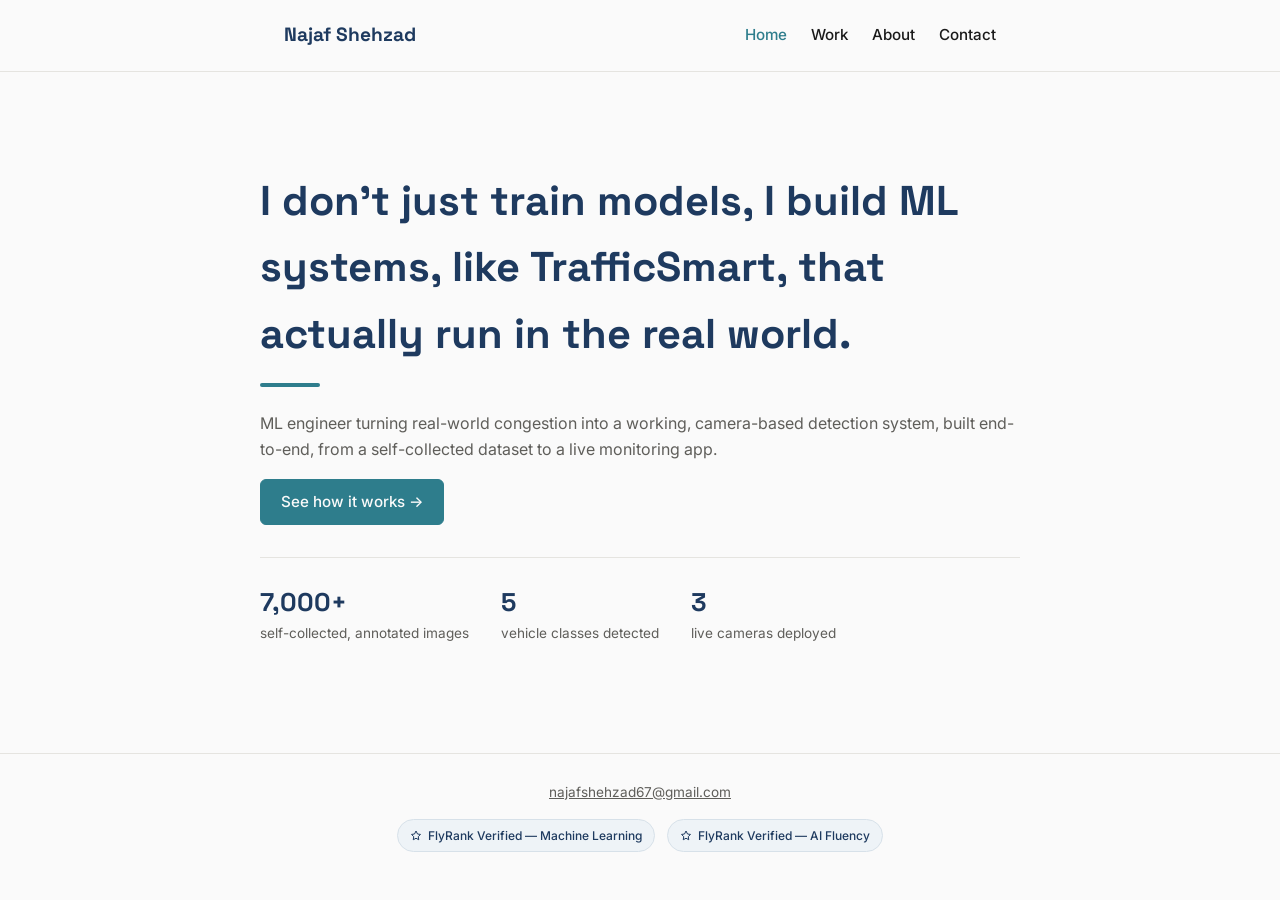
<file: index.html>
<!DOCTYPE html>
<html lang="en">
<head>
<meta charset="UTF-8">
<meta name="viewport" content="width=device-width, initial-scale=1.0">
<title>Najaf Shehzad — ML Engineer</title>
<link rel="preconnect" href="https://fonts.googleapis.com">
<link href="https://fonts.googleapis.com/css2?family=Space+Grotesk:wght@500;700&family=Inter:wght@400;500&display=swap" rel="stylesheet">
<meta name="description" content="ML engineer building real-world machine learning systems end-to-end. See TrafficSmart, a working vehicle congestion detection system.">
<link rel="canonical" href="https://al-najaf.github.io/index.html">
<link rel="icon" type="image/png" href="images/favicon-32.png">
<link rel="apple-touch-icon" href="images/favicon-192.png">
<meta property="og:type" content="website">
<meta property="og:title" content="Najaf Shehzad — ML Engineer">
<meta property="og:description" content="ML engineer building real-world machine learning systems end-to-end. See TrafficSmart, a working vehicle congestion detection system.">
<meta property="og:url" content="https://al-najaf.github.io/index.html">
<meta property="og:image" content="https://al-najaf.github.io/images/social-share.png">
<meta name="twitter:card" content="summary_large_image">
<meta name="twitter:title" content="Najaf Shehzad — ML Engineer">
<meta name="twitter:description" content="ML engineer building real-world machine learning systems end-to-end. See TrafficSmart, a working vehicle congestion detection system.">
<meta name="twitter:image" content="https://al-najaf.github.io/images/social-share.png">
<link rel="stylesheet" href="style.css">
</head>
<body>
  <nav>
    <div class="wrap">
      <a class="brand" href="index.html">Najaf Shehzad</a>
      <div class="nav-links">
        <a href="index.html" class="active">Home</a>
        <a href="work.html">Work</a>
        <a href="about.html">About</a>
        <a href="contact.html">Contact</a>
      </div>
    </div>
  </nav>

  <main>
    <div class="wrap hero">
      <h1>I don't just train models, I build ML systems, like TrafficSmart, that actually run in the real world.</h1>
      <div class="accent-line"></div>
      <p class="muted">ML engineer turning real-world congestion into a working, camera-based detection system, built end-to-end, from a self-collected dataset to a live monitoring app.</p>
      <a class="btn btn-accent" href="work.html">See how it works →</a>

      <div class="proof-strip">
        <div><div class="num">7,000+</div><div class="label">self-collected, annotated images</div></div>
        <div><div class="num">5</div><div class="label">vehicle classes detected</div></div>
        <div><div class="num">3</div><div class="label">live cameras deployed</div></div>
      </div>
    </div>
  </main>

  <footer>
    <div class="wrap">
      <a href="mailto:najafshehzad67@gmail.com" style="color: inherit;">najafshehzad67@gmail.com</a>
    </div>
        <div class="badges">
        <a class="credential-badge" href="https://internship.flyrank.ai/verify?id=FR-D11-4C1D6-2CB17&first_name=Najaf" target="_blank" rel="noopener">
          <svg width="12" height="12" viewBox="0 0 24 24" fill="none" stroke="currentColor" stroke-width="2"><path d="M12 2l3 6 6 .9-4.5 4.4 1 6.2-5.5-3-5.5 3 1-6.2L3 8.9 9 8z"/></svg>
          FlyRank Verified — Machine Learning
        </a>
        <a class="credential-badge" href="https://internship.flyrank.ai/verify?id=FR-D11-B580F-D77F4&first_name=Najaf" target="_blank" rel="noopener">
          <svg width="12" height="12" viewBox="0 0 24 24" fill="none" stroke="currentColor" stroke-width="2"><path d="M12 2l3 6 6 .9-4.5 4.4 1 6.2-5.5-3-5.5 3 1-6.2L3 8.9 9 8z"/></svg>
          FlyRank Verified — AI Fluency
        </a>
      </div>
  </footer>
  <script data-goatcounter="https://najafshehzad.goatcounter.com/count" async src="//gc.zgo.at/count.js"></script>
</body>
</html>
</file>
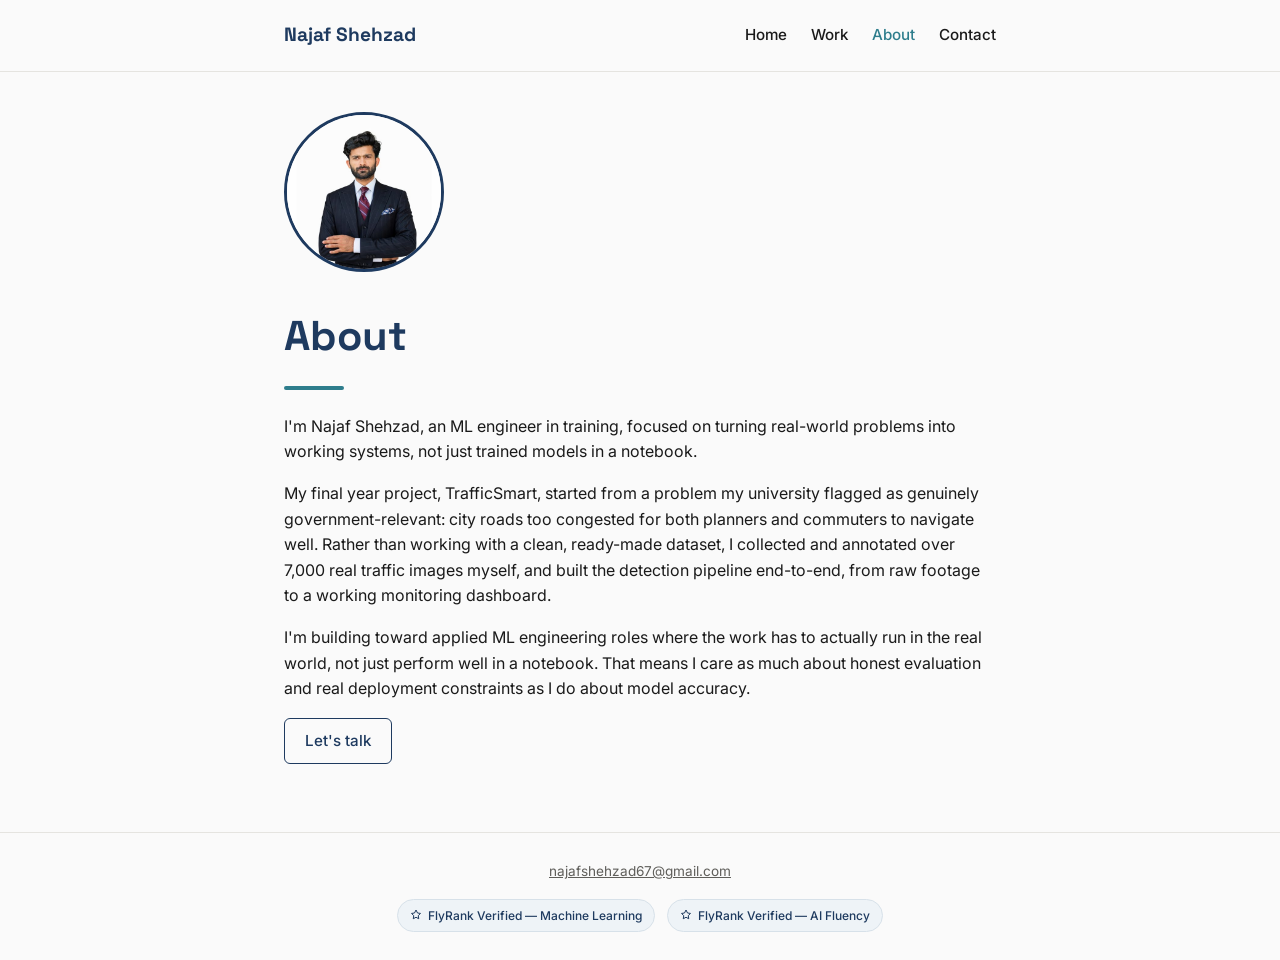
<file: about.html>
<!DOCTYPE html>
<html lang="en">
<head>
<meta charset="UTF-8">
<meta name="viewport" content="width=device-width, initial-scale=1.0">
<title>About — Najaf Shehzad</title>
<link rel="preconnect" href="https://fonts.googleapis.com">
<link href="https://fonts.googleapis.com/css2?family=Space+Grotesk:wght@500;700&family=Inter:wght@400;500&display=swap" rel="stylesheet">
<meta name="description" content="Najaf Shehzad, ML engineer turning real-world problems into working machine learning systems, not just trained models in a notebook.">
<link rel="canonical" href="https://al-najaf.github.io/about.html">
<link rel="icon" type="image/png" href="images/favicon-32.png">
<link rel="apple-touch-icon" href="images/favicon-192.png">
<meta property="og:type" content="website">
<meta property="og:title" content="About — Najaf Shehzad">
<meta property="og:description" content="Najaf Shehzad, ML engineer turning real-world problems into working machine learning systems, not just trained models in a notebook.">
<meta property="og:url" content="https://al-najaf.github.io/about.html">
<meta property="og:image" content="https://al-najaf.github.io/images/social-share.png">
<meta name="twitter:card" content="summary_large_image">
<meta name="twitter:title" content="About — Najaf Shehzad">
<meta name="twitter:description" content="Najaf Shehzad, ML engineer turning real-world problems into working machine learning systems, not just trained models in a notebook.">
<meta name="twitter:image" content="https://al-najaf.github.io/images/social-share.png">
<link rel="stylesheet" href="style.css">
</head>
<body>
  <nav>
    <div class="wrap">
      <a class="brand" href="index.html">Najaf Shehzad</a>
      <div class="nav-links">
        <a href="index.html">Home</a>
        <a href="work.html">Work</a>
        <a href="about.html" class="active">About</a>
        <a href="contact.html">Contact</a>
      </div>
    </div>
  </nav>

  <main>
    <div class="wrap">
      <!-- Real photo -->
      <img src="images/profile.jpg" class="about-photo" alt="Photo of Najaf Shehzad">

      <h1>About</h1>
      <div class="accent-line"></div>

      <p>I'm Najaf Shehzad, an ML engineer in training, focused on turning real-world problems into working systems, not just trained models in a notebook.</p>

      <p>My final year project, TrafficSmart, started from a problem my university flagged as genuinely government-relevant: city roads too congested for both planners and commuters to navigate well. Rather than working with a clean, ready-made dataset, I collected and annotated over 7,000 real traffic images myself, and built the detection pipeline end-to-end, from raw footage to a working monitoring dashboard.</p>

      <p>I'm building toward applied ML engineering roles where the work has to actually run in the real world, not just perform well in a notebook. That means I care as much about honest evaluation and real deployment constraints as I do about model accuracy.</p>

      <a class="btn" href="contact.html">Let's talk</a>
    </div>
  </main>

  <footer>
    <div class="wrap">
      <a href="mailto:najafshehzad67@gmail.com" style="color: inherit;">najafshehzad67@gmail.com</a>
    </div>
        <div class="badges">
        <a class="credential-badge" href="https://internship.flyrank.ai/verify?id=FR-D11-4C1D6-2CB17&first_name=Najaf" target="_blank" rel="noopener">
          <svg width="12" height="12" viewBox="0 0 24 24" fill="none" stroke="currentColor" stroke-width="2"><path d="M12 2l3 6 6 .9-4.5 4.4 1 6.2-5.5-3-5.5 3 1-6.2L3 8.9 9 8z"/></svg>
          FlyRank Verified — Machine Learning
        </a>
        <a class="credential-badge" href="https://internship.flyrank.ai/verify?id=FR-D11-B580F-D77F4&first_name=Najaf" target="_blank" rel="noopener">
          <svg width="12" height="12" viewBox="0 0 24 24" fill="none" stroke="currentColor" stroke-width="2"><path d="M12 2l3 6 6 .9-4.5 4.4 1 6.2-5.5-3-5.5 3 1-6.2L3 8.9 9 8z"/></svg>
          FlyRank Verified — AI Fluency
        </a>
      </div>
  </footer>
  <script data-goatcounter="https://najafshehzad.goatcounter.com/count" async src="//gc.zgo.at/count.js"></script>
</body>
</html>
</file>
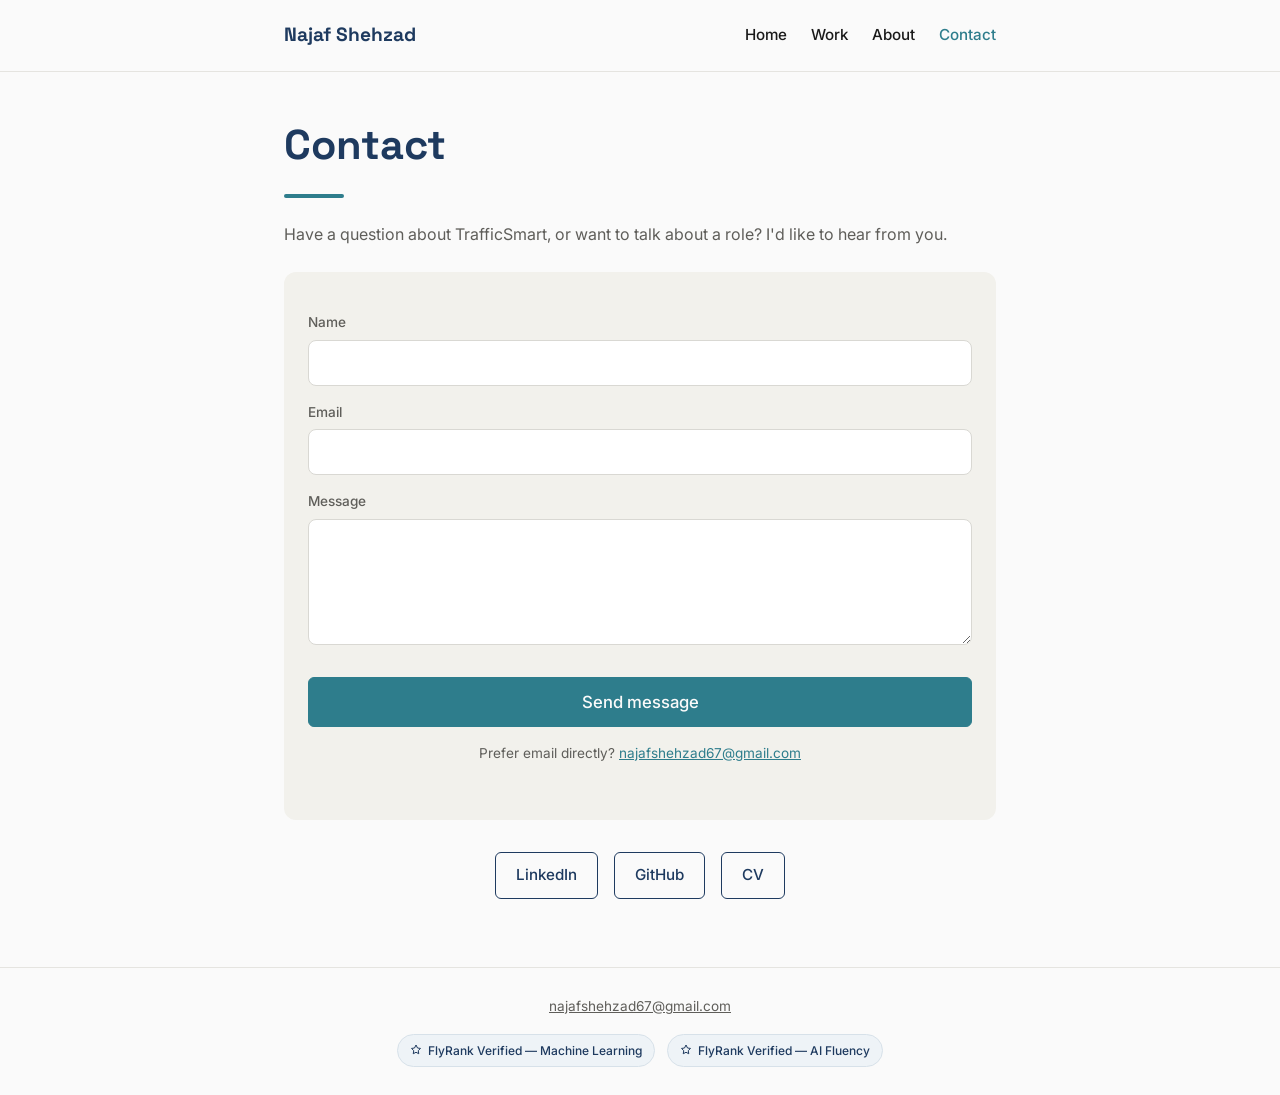
<file: contact.html>
<!DOCTYPE html>
<html lang="en">
<head>
<meta charset="UTF-8">
<meta name="viewport" content="width=device-width, initial-scale=1.0">
<title>Contact — Najaf Shehzad</title>
<link rel="preconnect" href="https://fonts.googleapis.com">
<link href="https://fonts.googleapis.com/css2?family=Space+Grotesk:wght@500;700&family=Inter:wght@400;500&display=swap" rel="stylesheet">
<meta name="description" content="Get in touch with Najaf Shehzad about TrafficSmart or ML engineering opportunities.">
<link rel="canonical" href="https://al-najaf.github.io/contact.html">
<link rel="icon" type="image/png" href="images/favicon-32.png">
<link rel="apple-touch-icon" href="images/favicon-192.png">
<meta property="og:type" content="website">
<meta property="og:title" content="Contact — Najaf Shehzad">
<meta property="og:description" content="Get in touch with Najaf Shehzad about TrafficSmart or ML engineering opportunities.">
<meta property="og:url" content="https://al-najaf.github.io/contact.html">
<meta property="og:image" content="https://al-najaf.github.io/images/social-share.png">
<meta name="twitter:card" content="summary_large_image">
<meta name="twitter:title" content="Contact — Najaf Shehzad">
<meta name="twitter:description" content="Get in touch with Najaf Shehzad about TrafficSmart or ML engineering opportunities.">
<meta name="twitter:image" content="https://al-najaf.github.io/images/social-share.png">
<link rel="stylesheet" href="style.css">
</head>
<body>
  <nav>
    <div class="wrap">
      <a class="brand" href="index.html">Najaf Shehzad</a>
      <div class="nav-links">
        <a href="index.html">Home</a>
        <a href="work.html">Work</a>
        <a href="about.html">About</a>
        <a href="contact.html" class="active">Contact</a>
      </div>
    </div>
  </nav>

  <main>
    <div class="wrap">
      <h1>Contact</h1>
      <div class="accent-line"></div>
      <p class="muted">Have a question about TrafficSmart, or want to talk about a role? I'd like to hear from you.</p>

      <form class="contact-box" id="contact-form" action="https://formspree.io/f/mvkpddel" method="POST">
        <div class="form-field">
          <label for="name">Name</label>
          <input type="text" id="name" name="name" required>
        </div>
        <div class="form-field">
          <label for="email">Email</label>
          <input type="email" id="email" name="email" required>
        </div>
        <div class="form-field">
          <label for="message">Message</label>
          <textarea id="message" name="message" rows="5" required></textarea>
        </div>
        <button type="submit" class="btn btn-accent">Send message</button>
        <p class="form-fallback">Prefer email directly? <a href="mailto:najafshehzad67@gmail.com">najafshehzad67@gmail.com</a></p>
      </form>

      <div style="margin-top: 32px; text-align: center; display: flex; flex-wrap: wrap; gap: 16px; justify-content: center;">
        <a class="btn" href="https://www.linkedin.com/in/najaf-shehzad-9b2987233/" target="_blank" rel="noopener">LinkedIn</a>
        <a class="btn" href="https://github.com/AL-NAJAF" target="_blank" rel="noopener">GitHub</a>
        <a class="btn" href="https://raw.githubusercontent.com/AL-NAJAF/My-CV/master/NajafShehzad67.pdf" target="_blank" rel="noopener">CV</a>
      </div>
    </div>
  </main>

  <footer>
    <div class="wrap">
      <a href="mailto:najafshehzad67@gmail.com" style="color: inherit;">najafshehzad67@gmail.com</a>
    </div>
        <div class="badges">
        <a class="credential-badge" href="https://internship.flyrank.ai/verify?id=FR-D11-4C1D6-2CB17&first_name=Najaf" target="_blank" rel="noopener">
          <svg width="12" height="12" viewBox="0 0 24 24" fill="none" stroke="currentColor" stroke-width="2"><path d="M12 2l3 6 6 .9-4.5 4.4 1 6.2-5.5-3-5.5 3 1-6.2L3 8.9 9 8z"/></svg>
          FlyRank Verified — Machine Learning
        </a>
        <a class="credential-badge" href="https://internship.flyrank.ai/verify?id=FR-D11-B580F-D77F4&first_name=Najaf" target="_blank" rel="noopener">
          <svg width="12" height="12" viewBox="0 0 24 24" fill="none" stroke="currentColor" stroke-width="2"><path d="M12 2l3 6 6 .9-4.5 4.4 1 6.2-5.5-3-5.5 3 1-6.2L3 8.9 9 8z"/></svg>
          FlyRank Verified — AI Fluency
        </a>
      </div>
  </footer>

  <script>
    const form = document.getElementById('contact-form');
    form.addEventListener('submit', async function (e) {
      e.preventDefault();
      const status = document.createElement('p');
      status.className = 'form-status';
      const existing = form.querySelector('.form-status');
      if (existing) existing.remove();

      const submitBtn = form.querySelector('button[type="submit"]');
      submitBtn.disabled = true;
      submitBtn.textContent = 'Sending...';

      try {
        const response = await fetch(form.action, {
          method: 'POST',
          body: new FormData(form),
          headers: { 'Accept': 'application/json' }
        });
        if (response.ok) {
          status.classList.add('success');
          status.textContent = "Message sent, thanks! I'll get back to you soon.";
          form.reset();
        } else {
          status.classList.add('error');
          status.textContent = 'Something went wrong, please try again or email me directly.';
        }
      } catch (err) {
        status.classList.add('error');
        status.textContent = 'Something went wrong, please try again or email me directly.';
      }
      form.appendChild(status);
      submitBtn.disabled = false;
      submitBtn.textContent = 'Send message';
    });
  </script>
  <script data-goatcounter="https://najafshehzad.goatcounter.com/count" async src="//gc.zgo.at/count.js"></script>
</body>
</html>
</file>
<file: style.css>
:root {
  --bg: #FAFAFA;
  --text: #1A1A1A;
  --main: #1E3A5F;
  --accent: #2E7D8C;
  --muted: #5F5E5A;
}
* { box-sizing: border-box; margin: 0; padding: 0; }
body {
  background: var(--bg);
  color: var(--text);
  font-family: 'Inter', sans-serif;
  line-height: 1.6;
}
.wrap { max-width: 760px; margin: 0 auto; padding: 0 24px; }

/* Nav */
nav {
  border-bottom: 1px solid #E5E4E0;
  padding: 20px 0;
}
nav .wrap {
  display: flex;
  justify-content: space-between;
  align-items: center;
  flex-wrap: wrap;
  gap: 12px;
}
nav .brand {
  font-family: 'Space Grotesk', sans-serif;
  font-weight: 700;
  font-size: 1.2rem;
  color: var(--main);
  text-decoration: none;
}
nav .nav-links { display: flex; gap: 24px; }
nav .nav-links a {
  font-size: 0.95rem;
  color: var(--text);
  text-decoration: none;
  font-weight: 500;
}
nav .nav-links a:hover, nav .nav-links a.active { color: var(--accent); }

/* Headings */
h1 {
  font-family: 'Space Grotesk', sans-serif;
  font-weight: 700;
  font-size: clamp(1.8rem, 5vw, 2.6rem);
  color: var(--main);
  margin-bottom: 12px;
}
h2 {
  font-family: 'Space Grotesk', sans-serif;
  font-weight: 500;
  font-size: 1.3rem;
  color: var(--main);
  margin: 32px 0 12px;
}
p { margin-bottom: 16px; }
.muted { color: var(--muted); }

.accent-line {
  width: 60px;
  height: 4px;
  background: var(--accent);
  border-radius: 2px;
  margin: 16px 0 24px;
}

/* Hero */
.hero { padding: 56px 0 40px; }
.proof-strip {
  display: flex;
  gap: 32px;
  flex-wrap: wrap;
  margin-top: 32px;
  padding-top: 24px;
  border-top: 1px solid #E5E4E0;
}
.proof-strip div { text-align: left; }
.proof-strip .num {
  font-family: 'Space Grotesk', sans-serif;
  font-weight: 700;
  font-size: 1.6rem;
  color: var(--main);
}
.proof-strip .label { font-size: 0.85rem; color: var(--muted); }

/* Buttons */
.btn {
  display: inline-block;
  font-family: 'Inter', sans-serif;
  font-size: 0.95rem;
  font-weight: 500;
  color: var(--main);
  text-decoration: none;
  padding: 10px 20px;
  border: 1.5px solid var(--main);
  border-radius: 6px;
  transition: background 0.15s ease, color 0.15s ease;
}
.btn:hover { background: var(--main); color: #FAFAFA; }
.btn-accent {
  background: var(--accent);
  color: #FAFAFA;
  border-color: var(--accent);
}
.btn-accent:hover { background: #256670; }

/* Case study */
.case-block { margin-bottom: 40px; }
.case-block img {
  max-width: 260px;
  width: 100%;
  display: block;
  margin: 12px auto;
  border-radius: 10px;
  border: 1px solid #E5E4E0;
}
.caption { font-size: 0.85rem; color: var(--muted); font-style: italic; margin-top: -6px; margin-bottom: 20px; text-align: center; }
.image-row { display: flex; gap: 16px; flex-wrap: wrap; justify-content: center; }
.image-row figure { flex: 0 1 180px; margin: 0; }
.image-row .shot {
  width: 100%;
  aspect-ratio: 540 / 1230;
  object-fit: cover;
  object-position: top;
  border-radius: 10px;
  border: 1px solid #E5E4E0;
  display: block;
}
.role-block {
  margin: 28px 0;
  padding: 20px;
  background: #F2F1EC;
  border-radius: 12px;
}
.role-block h3 {
  font-family: 'Space Grotesk', sans-serif;
  font-weight: 500;
  font-size: 1.05rem;
  color: var(--main);
  margin-bottom: 6px;
}
.role-block p.role-desc { font-size: 0.95rem; margin-bottom: 16px; }
.image-row figcaption { font-size: 0.8rem; color: var(--muted); margin-top: 6px; text-align: center; }

/* About */
.about-photo {
  width: 160px;
  height: 160px;
  border-radius: 50%;
  object-fit: cover;
  object-position: 50% 18%;
  border: 3px solid var(--main);
  margin-bottom: 24px;
}
.photo-placeholder {
  width: 160px;
  height: 160px;
  border-radius: 50%;
  background: #E5E4E0;
  display: flex;
  align-items: center;
  justify-content: center;
  color: var(--muted);
  font-size: 0.8rem;
  text-align: center;
  margin-bottom: 24px;
  border: 3px dashed #C5C4C0;
}

/* Contact */
.contact-box {
  text-align: center;
  padding: 40px 24px;
  background: #F2F1EC;
  border-radius: 12px;
  margin-top: 24px;
}
.contact-box .btn { margin-top: 8px; font-size: 1.05rem; padding: 14px 32px; width: 100%; }
.form-field {
  text-align: left;
  margin-bottom: 16px;
}
.form-field label {
  display: block;
  font-size: 0.85rem;
  font-weight: 500;
  color: var(--muted);
  margin-bottom: 6px;
}
.form-field input,
.form-field textarea {
  width: 100%;
  font-family: 'Inter', sans-serif;
  font-size: 1rem;
  color: var(--text);
  background: #FFFFFF;
  border: 1.5px solid #D9D8D3;
  border-radius: 8px;
  padding: 12px 14px;
  resize: vertical;
}
.form-field input:focus,
.form-field textarea:focus {
  outline: none;
  border-color: var(--accent);
}
.form-fallback {
  margin-top: 16px;
  font-size: 0.85rem;
  color: var(--muted);
}
.form-fallback a { color: var(--accent); }
.form-status {
  margin-top: 16px;
  font-size: 0.9rem;
  font-weight: 500;
}
.form-status.success { color: #2E7D5C; }
.form-status.error { color: #B3453D; }

/* Footer */
footer {
  border-top: 1px solid #E5E4E0;
  padding: 28px 0;
  margin-top: 48px;
  text-align: center;
  color: var(--muted);
  font-size: 0.85rem;
}
.badges {
  display: flex;
  gap: 12px;
  justify-content: center;
  flex-wrap: wrap;
  margin-top: 16px;
}
.credential-badge {
  display: inline-flex;
  align-items: center;
  gap: 6px;
  font-family: 'Inter', sans-serif;
  font-size: 0.75rem;
  font-weight: 500;
  color: var(--main);
  background: #EEF3F7;
  border: 1px solid #D7E1E9;
  border-radius: 20px;
  padding: 6px 12px;
  text-decoration: none;
}
.credential-badge:hover {
  background: var(--main);
  color: #FAFAFA;
  border-color: var(--main);
}
.credential-badge svg { flex-shrink: 0; }

main { padding: 40px 0 20px; }
</file>
